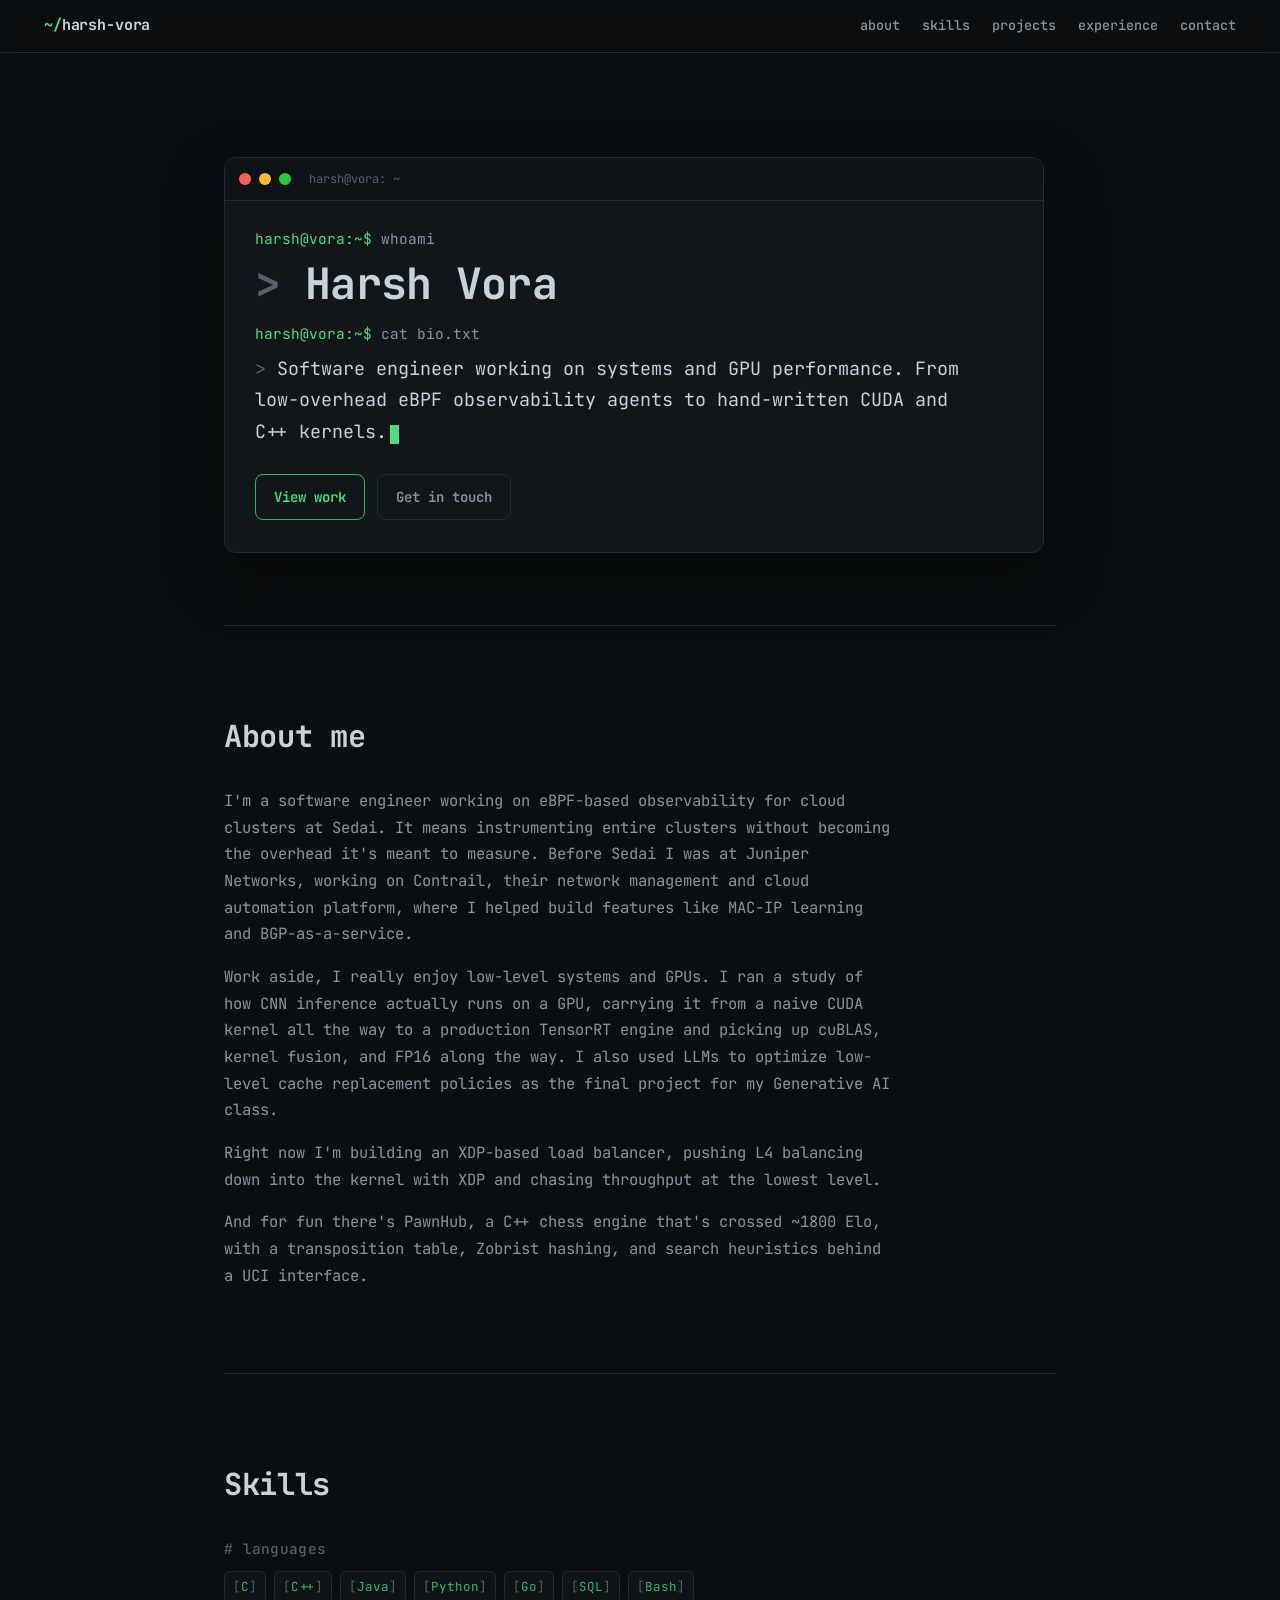
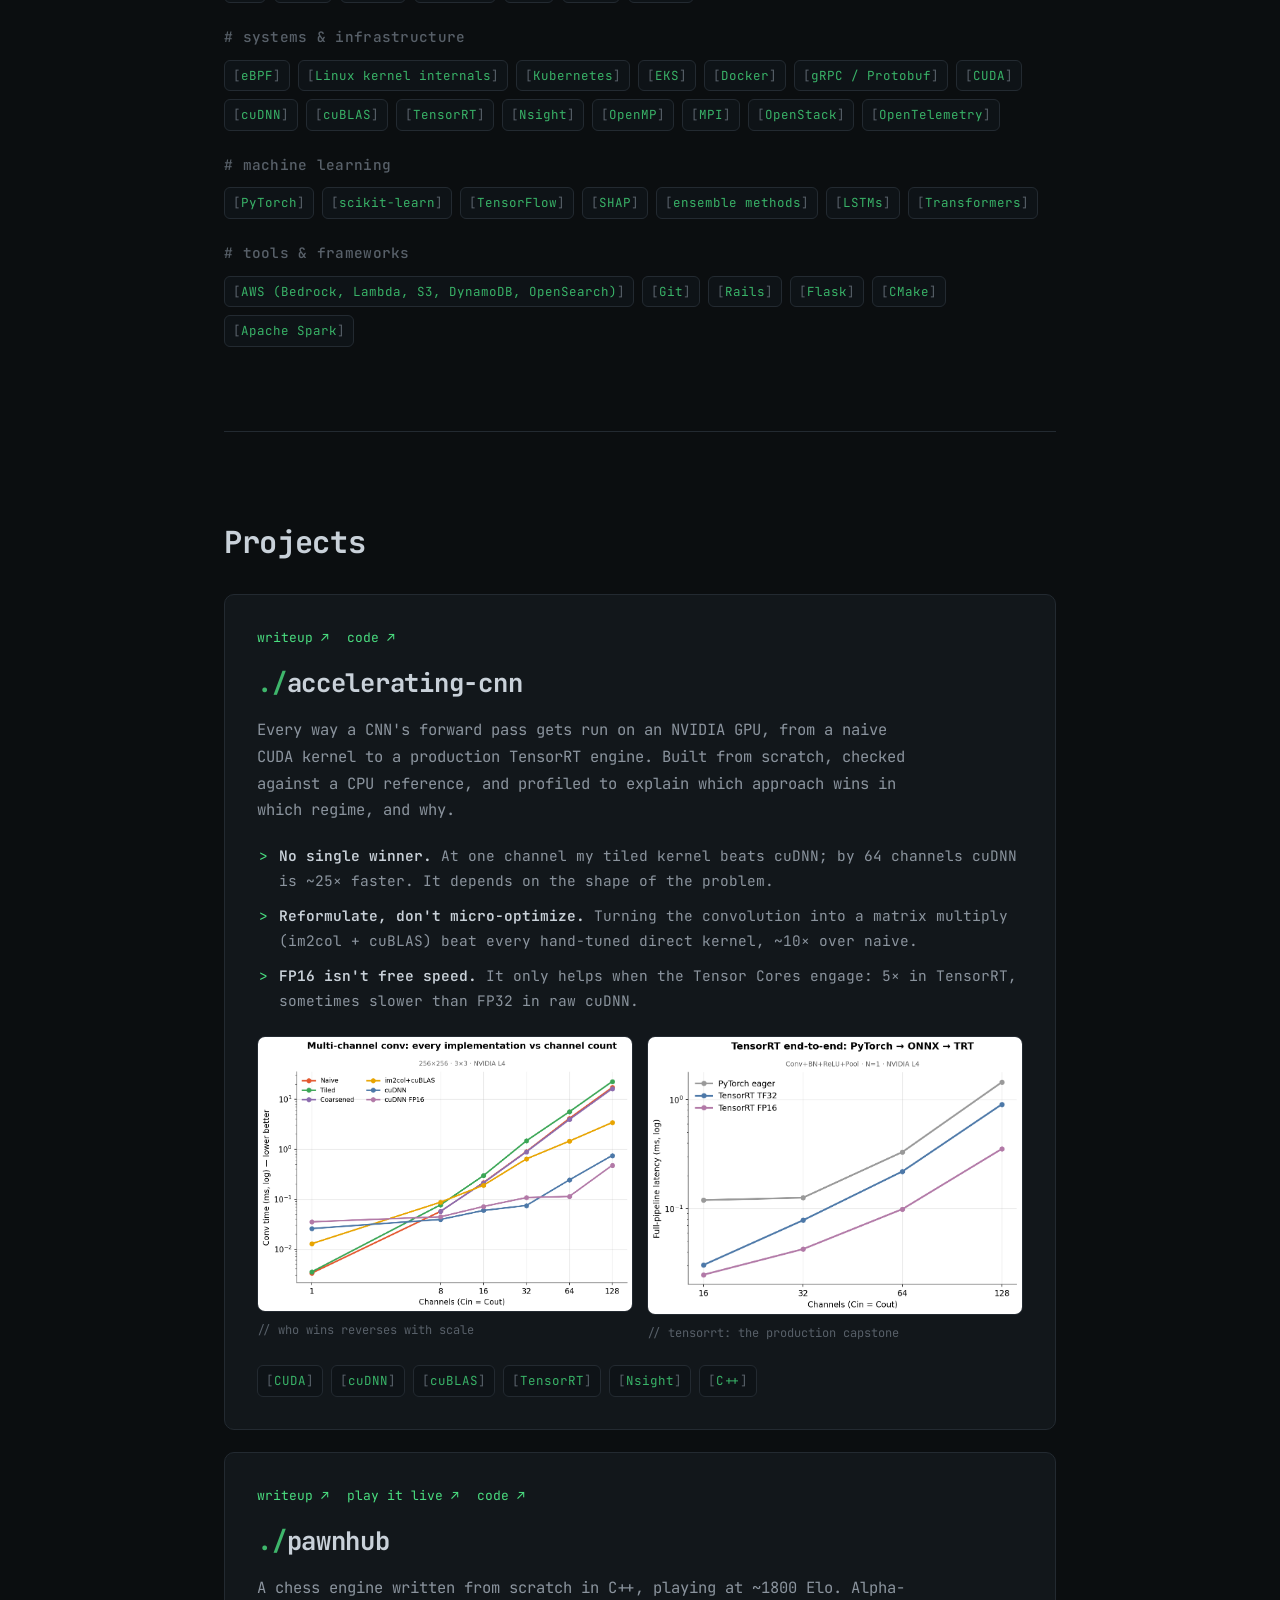
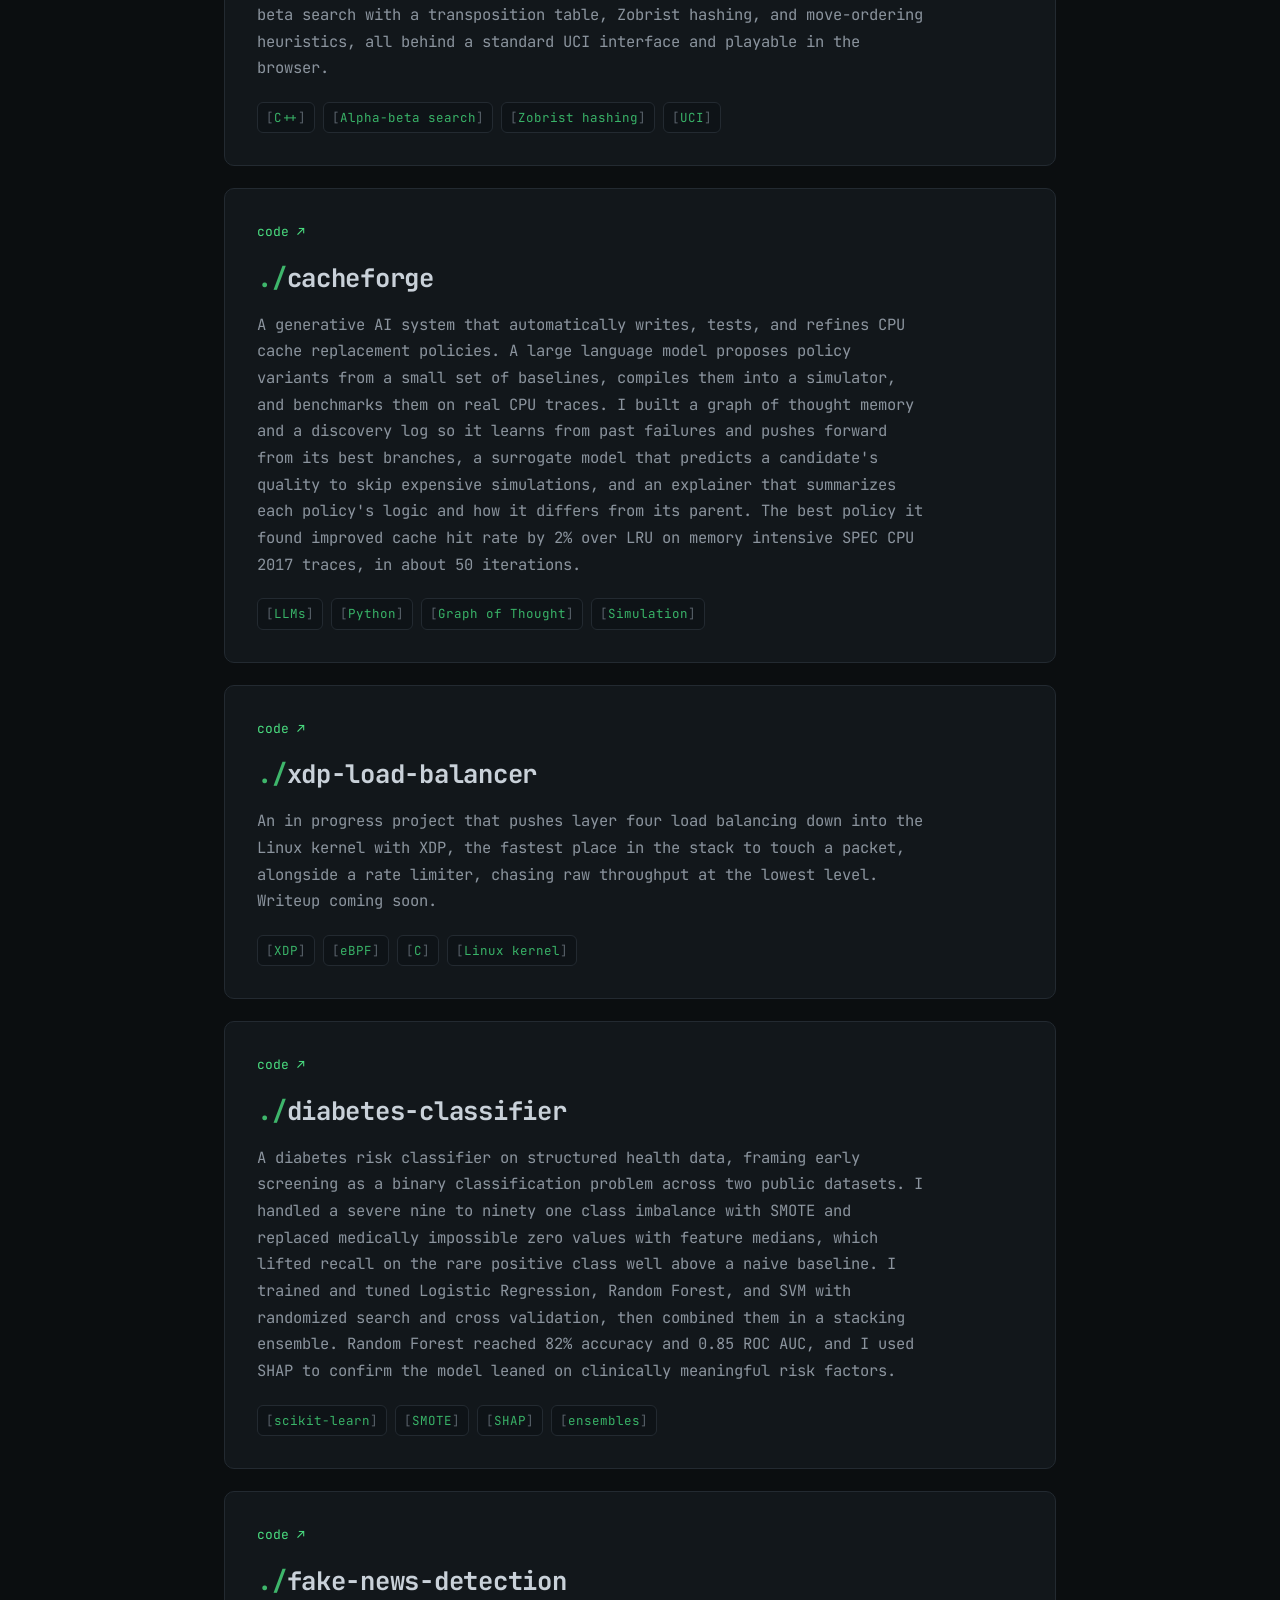
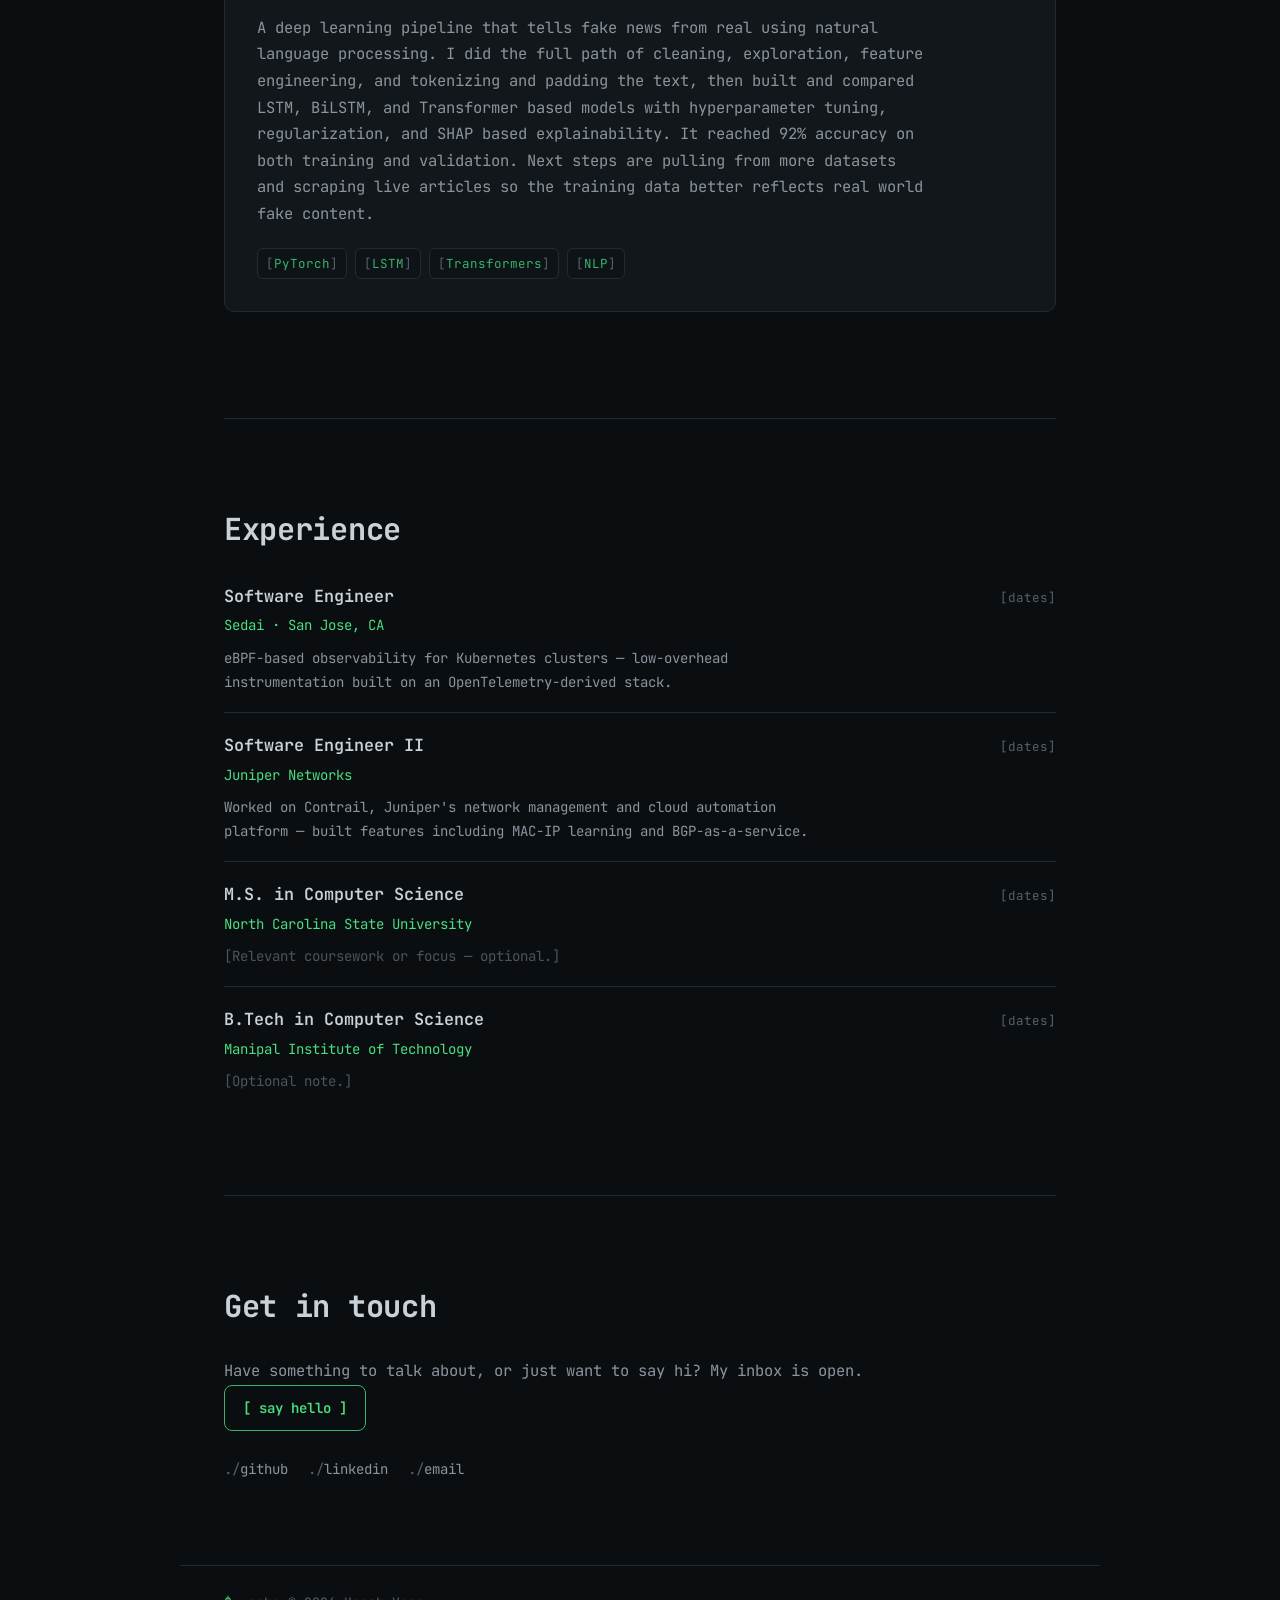
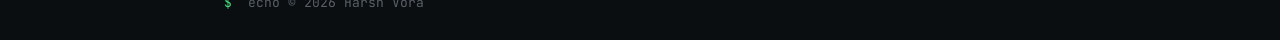
<file: index.html>
<!DOCTYPE html>
<html lang="en">
<head>
<meta charset="UTF-8">
<meta name="viewport" content="width=device-width, initial-scale=1.0">
<title>harsh-vora — software engineer</title>
<meta name="description" content="Harsh Vora — software engineer working on systems and GPU performance. eBPF, CUDA, C++.">
<link rel="preconnect" href="https://fonts.googleapis.com">
<link rel="preconnect" href="https://fonts.gstatic.com" crossorigin>
<link href="https://fonts.googleapis.com/css2?family=JetBrains+Mono:wght@400;500;600;700&display=swap" rel="stylesheet">
<link rel="stylesheet" href="css/style.css">
</head>
<body id="top">

<header class="nav">
  <a class="brand" href="#top"><span class="tilde">~/</span>harsh-vora</a>
  <nav class="nav-links">
    <a href="#about">about</a>
    <a href="#skills">skills</a>
    <a href="#projects">projects</a>
    <a href="#experience">experience</a>
    <a href="#contact">contact</a>
  </nav>
</header>

<main>
  <section class="hero">
    <div class="term">
      <div class="term-bar">
        <span class="dot r"></span><span class="dot y"></span><span class="dot g"></span>
        <span class="term-title">harsh@vora: ~</span>
      </div>
      <div class="term-body">
        <p class="tline"><span class="prompt">harsh@vora:~$</span> whoami</p>
        <p class="tout name">Harsh Vora</p>
        <p class="tline"><span class="prompt">harsh@vora:~$</span> cat bio.txt</p>
        <p class="tout bio">Software engineer working on systems and GPU performance. From
          low-overhead eBPF observability agents to hand-written CUDA and C++ kernels.<span class="cursor"></span></p>
        <div class="hero-cta">
          <a class="btn" href="#projects">View work</a>
          <a class="btn ghost" href="#contact">Get in touch</a>
        </div>
      </div>
    </div>
  </section>

  <section id="about" class="section">
    <h2 class="sec-title">About me</h2>
    <div class="prose">
      <p>
        I'm a software engineer working on eBPF-based observability for cloud clusters at
        Sedai. It means instrumenting entire clusters without becoming the overhead it's
        meant to measure. Before Sedai I was at Juniper Networks, working on Contrail, their
        network management and cloud automation platform, where I helped build features like
        MAC-IP learning and BGP-as-a-service.
      </p>
      <p>
        Work aside, I really enjoy low-level systems and GPUs. I ran a study of how CNN
        inference actually runs on a GPU, carrying it from a naive CUDA kernel all the way to
        a production TensorRT engine and picking up cuBLAS, kernel fusion, and FP16 along the
        way. I also used LLMs to optimize low-level cache replacement policies as the final
        project for my Generative AI class.
      </p>
      <p>
        Right now I'm building an XDP-based load balancer, pushing L4 balancing down into the
        kernel with XDP and chasing throughput at the lowest level.
      </p>
      <p>
        And for fun there's PawnHub, a C++ chess engine that's crossed ~1800 Elo, with
        a transposition table, Zobrist hashing, and search heuristics behind a UCI interface.
      </p>
    </div>
  </section>

  <section id="skills" class="section">
    <h2 class="sec-title">Skills</h2>
    <div class="skills">
      <div class="skill-row"><h3># languages</h3>
        <div class="stack"><span>C</span><span>C++</span><span>Java</span><span>Python</span><span>Go</span><span>SQL</span><span>Bash</span></div></div>
      <div class="skill-row"><h3># systems &amp; infrastructure</h3>
        <div class="stack"><span>eBPF</span><span>Linux kernel internals</span><span>Kubernetes</span><span>EKS</span><span>Docker</span><span>gRPC / Protobuf</span><span>CUDA</span><span>cuDNN</span><span>cuBLAS</span><span>TensorRT</span><span>Nsight</span><span>OpenMP</span><span>MPI</span><span>OpenStack</span><span>OpenTelemetry</span></div></div>
      <div class="skill-row"><h3># machine learning</h3>
        <div class="stack"><span>PyTorch</span><span>scikit-learn</span><span>TensorFlow</span><span>SHAP</span><span>ensemble methods</span><span>LSTMs</span><span>Transformers</span></div></div>
      <div class="skill-row"><h3># tools &amp; frameworks</h3>
        <div class="stack"><span>AWS (Bedrock, Lambda, S3, DynamoDB, OpenSearch)</span><span>Git</span><span>Rails</span><span>Flask</span><span>CMake</span><span>Apache Spark</span></div></div>
    </div>
  </section>

  <section id="projects" class="section">
    <h2 class="sec-title">Projects</h2>

    <article class="card">
      <div class="card-links">
        <a href="cnn.html">writeup ↗</a>
        <a href="https://github.com/harshvora7/accelerating_cnn" target="_blank" rel="noopener">code ↗</a>
      </div>
      <h2>accelerating-cnn</h2>
      <p class="card-desc">
        Every way a CNN's forward pass gets run on an NVIDIA GPU, from a naive CUDA kernel to
        a production TensorRT engine. Built from scratch, checked against a CPU reference, and
        profiled to explain which approach wins in which regime, and why.
      </p>
      <ul class="finds">
        <li><b>No single winner.</b> At one channel my tiled kernel beats cuDNN; by 64 channels cuDNN is ~25× faster. It depends on the shape of the problem.</li>
        <li><b>Reformulate, don't micro-optimize.</b> Turning the convolution into a matrix multiply (im2col + cuBLAS) beat every hand-tuned direct kernel, ~10× over naive.</li>
        <li><b>FP16 isn't free speed.</b> It only helps when the Tensor Cores engage: 5× in TensorRT, sometimes slower than FP32 in raw cuDNN.</li>
      </ul>
      <div class="charts">
        <figure><img src="assets/charts/03_mc_ladder.png" alt="Multi-channel conv timings across channel counts"><figcaption>who wins reverses with scale</figcaption></figure>
        <figure><img src="assets/charts/08_tensorrt.png" alt="TensorRT latency vs channels"><figcaption>tensorrt: the production capstone</figcaption></figure>
      </div>
      <div class="stack"><span>CUDA</span><span>cuDNN</span><span>cuBLAS</span><span>TensorRT</span><span>Nsight</span><span>C++</span></div>
    </article>

    <article class="card">
      <div class="card-links">
        <a href="chess.html">writeup ↗</a>
        <a href="https://pawnhub.fly.dev" target="_blank" rel="noopener">play it live ↗</a>
        <a href="https://github.com/harshvora7" target="_blank" rel="noopener">code ↗</a>
      </div>
      <h2>pawnhub</h2>
      <p class="card-desc">
        A chess engine written from scratch in C++, playing at ~1800 Elo. Alpha-beta search
        with a transposition table, Zobrist hashing, and move-ordering heuristics, all behind
        a standard UCI interface and playable in the browser.
      </p>
      <div class="stack"><span>C++</span><span>Alpha-beta search</span><span>Zobrist hashing</span><span>UCI</span></div>
    </article>
    <article class="card">
      <div class="card-links">
        <a href="#">code ↗</a>
      </div>
      <h2>cacheforge</h2>
      <p class="card-desc">
        A generative AI system that automatically writes, tests, and refines CPU cache
        replacement policies. A large language model proposes policy variants from a small set
        of baselines, compiles them into a simulator, and benchmarks them on real CPU traces.
        I built a graph of thought memory and a discovery log so it learns from past failures
        and pushes forward from its best branches, a surrogate model that predicts a
        candidate's quality to skip expensive simulations, and an explainer that summarizes
        each policy's logic and how it differs from its parent. The best policy it found
        improved cache hit rate by 2% over LRU on memory intensive SPEC CPU 2017 traces, in
        about 50 iterations.
      </p>
      <div class="stack"><span>LLMs</span><span>Python</span><span>Graph of Thought</span><span>Simulation</span></div>
    </article>

    <article class="card">
      <div class="card-links">
        <a href="#">code ↗</a>
      </div>
      <h2>xdp-load-balancer</h2>
      <p class="card-desc">
        An in progress project that pushes layer four load balancing down into the Linux
        kernel with XDP, the fastest place in the stack to touch a packet, alongside a rate
        limiter, chasing raw throughput at the lowest level. Writeup coming soon.
      </p>
      <div class="stack"><span>XDP</span><span>eBPF</span><span>C</span><span>Linux kernel</span></div>
    </article>

    <article class="card">
      <div class="card-links">
        <a href="#">code ↗</a>
      </div>
      <h2>diabetes-classifier</h2>
      <p class="card-desc">
        A diabetes risk classifier on structured health data, framing early screening as a
        binary classification problem across two public datasets. I handled a severe nine to
        ninety one class imbalance with SMOTE and replaced medically impossible zero values
        with feature medians, which lifted recall on the rare positive class well above a
        naive baseline. I trained and tuned Logistic Regression, Random Forest, and SVM with
        randomized search and cross validation, then combined them in a stacking ensemble.
        Random Forest reached 82% accuracy and 0.85 ROC AUC, and I used SHAP to confirm the
        model leaned on clinically meaningful risk factors.
      </p>
      <div class="stack"><span>scikit-learn</span><span>SMOTE</span><span>SHAP</span><span>ensembles</span></div>
    </article>

    <article class="card">
      <div class="card-links">
        <a href="#">code ↗</a>
      </div>
      <h2>fake-news-detection</h2>
      <p class="card-desc">
        A deep learning pipeline that tells fake news from real using natural language
        processing. I did the full path of cleaning, exploration, feature engineering, and
        tokenizing and padding the text, then built and compared LSTM, BiLSTM, and Transformer
        based models with hyperparameter tuning, regularization, and SHAP based explainability.
        It reached 92% accuracy on both training and validation. Next steps are pulling from
        more datasets and scraping live articles so the training data better reflects real
        world fake content.
      </p>
      <div class="stack"><span>PyTorch</span><span>LSTM</span><span>Transformers</span><span>NLP</span></div>
    </article>
  </section>

  <section id="experience" class="section">
    <h2 class="sec-title">Experience</h2>
    <div class="exp">
      <div class="exp-item">
        <div class="exp-head"><h3>Software Engineer</h3><span class="exp-date">[dates]</span></div>
        <p class="exp-org">Sedai · San Jose, CA</p>
        <p class="exp-desc">eBPF-based observability for Kubernetes clusters — low-overhead instrumentation built on an OpenTelemetry-derived stack.</p>
      </div>
      <div class="exp-item">
        <div class="exp-head"><h3>Software Engineer II</h3><span class="exp-date">[dates]</span></div>
        <p class="exp-org">Juniper Networks</p>
        <p class="exp-desc">Worked on Contrail, Juniper's network management and cloud automation platform — built features including MAC-IP learning and BGP-as-a-service.</p>
      </div>
      <div class="exp-item">
        <div class="exp-head"><h3>M.S. in Computer Science</h3><span class="exp-date">[dates]</span></div>
        <p class="exp-org">North Carolina State University</p>
        <p class="exp-desc"><em>[Relevant coursework or focus — optional.]</em></p>
      </div>
      <div class="exp-item">
        <div class="exp-head"><h3>B.Tech in Computer Science</h3><span class="exp-date">[dates]</span></div>
        <p class="exp-org">Manipal Institute of Technology</p>
        <p class="exp-desc"><em>[Optional note.]</em></p>
      </div>
    </div>
  </section>

  <section id="contact" class="section">
    <h2 class="sec-title">Get in touch</h2>
    <div class="prose">
      <p>Have something to talk about, or just want to say hi? My inbox is open.</p>
    </div>
    <a class="btn" href="mailto:harsh.k.vora@gmail.com">[ say hello ]</a>
    <div class="socials">
      <a href="https://github.com/harshvora7" target="_blank" rel="noopener">github</a>
      <a href="#" target="_blank" rel="noopener">linkedin</a>
      <a href="mailto:harsh.k.vora@gmail.com">email</a>
    </div>
  </section>
</main>

<footer class="footer"><span class="prompt">$</span> echo &copy; <span id="year"></span> Harsh Vora</footer>
<script>document.getElementById('year').textContent=new Date().getFullYear();</script>
</body>
</html>
</file>
<file: css/style.css>
:root{
  --bg:#0B0E10; --surface:#11161A; --surface-2:#0E1317; --card:#12171B;
  --ink:#C9D1D9; --muted:#8B949E; --faint:#586069;
  --line:#232A31; --accent:#4ADE80; --accent-dim:#39B368; --accent-glow:rgba(74,222,128,.16);
  --radius:10px; --maxw:920px;
}
*{box-sizing:border-box;margin:0;padding:0}
html{scroll-behavior:smooth}
body{background:var(--bg); color:var(--ink); font-family:'JetBrains Mono',ui-monospace,SFMono-Regular,Menlo,Consolas,monospace; font-size:15.5px; line-height:1.72; -webkit-font-smoothing:antialiased}
::selection{background:var(--accent-glow); color:var(--accent)}
a{color:var(--accent); text-decoration:none; transition:color .15s ease}
a:hover{color:#7BE9A6}
b{font-weight:600; color:var(--ink)}
em{color:var(--faint); font-style:normal; opacity:.85}
.prompt{color:var(--accent)}
.tilde{color:var(--accent)}

.nav{position:sticky; top:0; z-index:50; background:rgba(11,14,16,.82); backdrop-filter:blur(9px); border-bottom:1px solid var(--line); display:flex; align-items:center; justify-content:space-between; padding:13px clamp(18px,5vw,44px)}
.brand{color:var(--ink); font-weight:700; font-size:15px; letter-spacing:-.01em}
.brand:hover{color:var(--ink)}
.nav-links{display:flex; gap:22px}
.nav-links a{color:var(--muted); font-size:13.5px; font-weight:500}
.nav-links a:hover{color:var(--accent)}

main{max-width:var(--maxw); margin:0 auto; padding:0 clamp(18px,5vw,44px)}
.section{padding:clamp(48px,8vw,84px) 0; border-top:1px solid var(--line)}
.cmd{font-size:15px; color:var(--muted); margin-bottom:26px}
.cmd .prompt{margin-right:8px}
.sec-title{font-size:clamp(1.4rem,3vw,1.9rem); font-weight:700; color:var(--ink); letter-spacing:-.01em; margin-bottom:26px}
.prose p{color:var(--muted); margin-bottom:16px; max-width:74ch}
.prose p:last-child{margin-bottom:0}
.prose b{color:var(--accent)}

.hero{padding:clamp(52px,9vw,104px) 0 clamp(40px,7vw,72px)}
.term{background:var(--surface); border:1px solid var(--line); border-radius:12px; overflow:hidden; max-width:820px; box-shadow:0 24px 60px rgba(0,0,0,.4)}
.term-bar{display:flex; align-items:center; gap:8px; padding:11px 14px; background:var(--surface-2); border-bottom:1px solid var(--line)}
.dot{width:12px; height:12px; border-radius:50%}
.dot.r{background:#FF5F56} .dot.y{background:#FFBD2E} .dot.g{background:#27C93F}
.term-title{margin-left:10px; font-size:12px; color:var(--faint)}
.term-body{padding:26px clamp(20px,3vw,30px) 32px}
.tline{color:var(--muted); font-size:14.5px; margin-top:14px}
.tline:first-child{margin-top:0}
.tout{color:var(--ink); margin:6px 0 4px}
.tout::before{content:"> "; color:var(--faint)}
.tout.name{font-size:clamp(1.8rem,5vw,2.7rem); font-weight:700; letter-spacing:-.02em; line-height:1.1; margin:8px 0 4px}
.tout.bio{color:var(--ink); font-size:clamp(1rem,2vw,1.15rem); max-width:66ch; margin-bottom:4px}
.cursor{display:inline-block; width:9px; height:1.05em; background:var(--accent); margin-left:3px; vertical-align:text-bottom; animation:blink 1.1s steps(1) infinite}
@keyframes blink{50%{opacity:0}}
.hero-cta{display:flex; gap:12px; flex-wrap:wrap; margin-top:26px}

.btn{display:inline-block; color:var(--accent); font-family:inherit; font-weight:600; font-size:14px; padding:10px 18px; border-radius:8px; border:1px solid var(--accent-dim); background:transparent; transition:background .15s ease, box-shadow .15s ease, transform .12s ease}
.btn:hover{color:var(--accent); background:var(--accent-glow); box-shadow:0 0 0 1px var(--accent-dim), 0 8px 22px rgba(74,222,128,.12); transform:translateY(-1px)}
.btn.ghost{color:var(--muted); border-color:var(--line)}
.btn.ghost:hover{color:var(--accent); border-color:var(--accent-dim); background:var(--accent-glow)}

.card{background:var(--card); border:1px solid var(--line); border-radius:var(--radius); padding:clamp(20px,3.4vw,32px); margin-bottom:22px; transition:border-color .2s ease}
.card:hover{border-color:#33404A}
.card-links{display:flex; gap:18px; font-size:13px; margin-bottom:12px}
.card h2{font-size:clamp(1.3rem,2.6vw,1.6rem); font-weight:700; letter-spacing:-.01em; margin-bottom:12px; color:var(--ink)}
.card h2::before{content:"./"; color:var(--accent); opacity:.8}
.card-desc{color:var(--muted); margin-bottom:20px; max-width:74ch}
.finds{list-style:none; display:flex; flex-direction:column; gap:10px; margin-bottom:22px}
.finds li{position:relative; padding-left:22px; color:var(--muted); font-size:14.5px}
.finds li::before{content:">"; position:absolute; left:2px; top:0; color:var(--accent)}
.finds li b{color:var(--ink); font-weight:600}
.charts{display:grid; grid-template-columns:1fr 1fr; gap:14px; margin-bottom:22px}
.charts figure{margin:0}
.charts img{width:100%; height:auto; display:block; border:1px solid var(--line); border-radius:8px; background:#fff}
.charts figcaption{font-size:12px; color:var(--faint); margin-top:8px}
.charts figcaption::before{content:"// "; color:var(--faint)}

.stack{display:flex; flex-wrap:wrap; gap:8px}
.stack span{font-size:12.5px; color:var(--accent-dim); border:1px solid var(--line); border-radius:6px; padding:4px 8px; background:var(--surface-2)}
.stack span::before{content:"["; color:var(--faint)}
.stack span::after{content:"]"; color:var(--faint)}

.skills{display:flex; flex-direction:column; gap:22px}
.skill-row h3{font-size:.9rem; font-weight:500; color:var(--faint); margin-bottom:10px; letter-spacing:.02em}

.exp{display:flex; flex-direction:column}
.exp-item{padding:18px 0; border-top:1px solid var(--line)}
.exp-item:first-child{border-top:none; padding-top:0}
.exp-head{display:flex; align-items:baseline; justify-content:space-between; gap:16px}
.exp-head h3{font-size:1.05rem; font-weight:600; color:var(--ink)}
.exp-date{font-size:12.5px; color:var(--faint); white-space:nowrap}
.exp-org{color:var(--accent); font-size:14px; margin:3px 0 8px}
.exp-desc{color:var(--muted); font-size:14px; max-width:74ch}

.socials{display:flex; gap:20px; margin-top:26px; font-size:14px}
.socials a{color:var(--muted)}
.socials a::before{content:"./"; color:var(--faint)}
.socials a:hover{color:var(--accent)}

.footer{max-width:var(--maxw); margin:0 auto; padding:26px clamp(18px,5vw,44px); border-top:1px solid var(--line); color:var(--faint); font-size:13px}
.footer .prompt{margin-right:8px}

@media (max-width:640px){
  .nav-links{gap:14px; font-size:12.5px}
  .charts{grid-template-columns:1fr}
  .exp-head{flex-direction:column; gap:2px}
}

.doc-nav{max-width:760px; margin:0 auto; padding:34px clamp(18px,5vw,32px) 0}
.doc-nav a{font-size:13.5px; color:var(--muted)}
.doc-nav a::before{content:"cd "; color:var(--faint)}
.doc{max-width:760px; margin:0 auto; padding:24px clamp(18px,5vw,32px) 90px}
.doc h1{font-size:clamp(1.8rem,5vw,2.5rem); font-weight:700; letter-spacing:-.02em; margin:20px 0 12px; color:var(--ink)}
.doc h2{font-size:1.4rem; font-weight:600; margin:44px 0 14px; padding-top:22px; border-top:1px solid var(--line); color:var(--ink)}
.doc h2::before{content:"## "; color:var(--accent); opacity:.7}
.doc h3{font-size:1.15rem; font-weight:600; margin:30px 0 10px; color:var(--ink)}
.doc h3::before{content:"### "; color:var(--accent); opacity:.6}
.doc p{margin:0 0 18px; color:var(--muted)}
.doc a{color:var(--accent)}
.doc strong,.doc b{color:var(--ink)}
.doc em{color:var(--faint); font-style:italic; opacity:.85}
.doc img{width:100%; height:auto; border:1px solid var(--line); border-radius:9px; margin:14px 0 6px; background:#fff}
.doc code{font-size:.88em; background:var(--surface-2); border:1px solid var(--line); padding:2px 6px; border-radius:5px; color:var(--accent)}
.doc pre{background:var(--surface-2); border:1px solid var(--line); padding:18px; border-radius:9px; overflow:auto; margin:0 0 20px}
.doc pre code{background:none; border:none; padding:0; color:var(--ink)}
.doc blockquote{border-left:2px solid var(--accent); padding-left:18px; color:var(--muted); font-style:italic; margin:0 0 18px}
</file>
